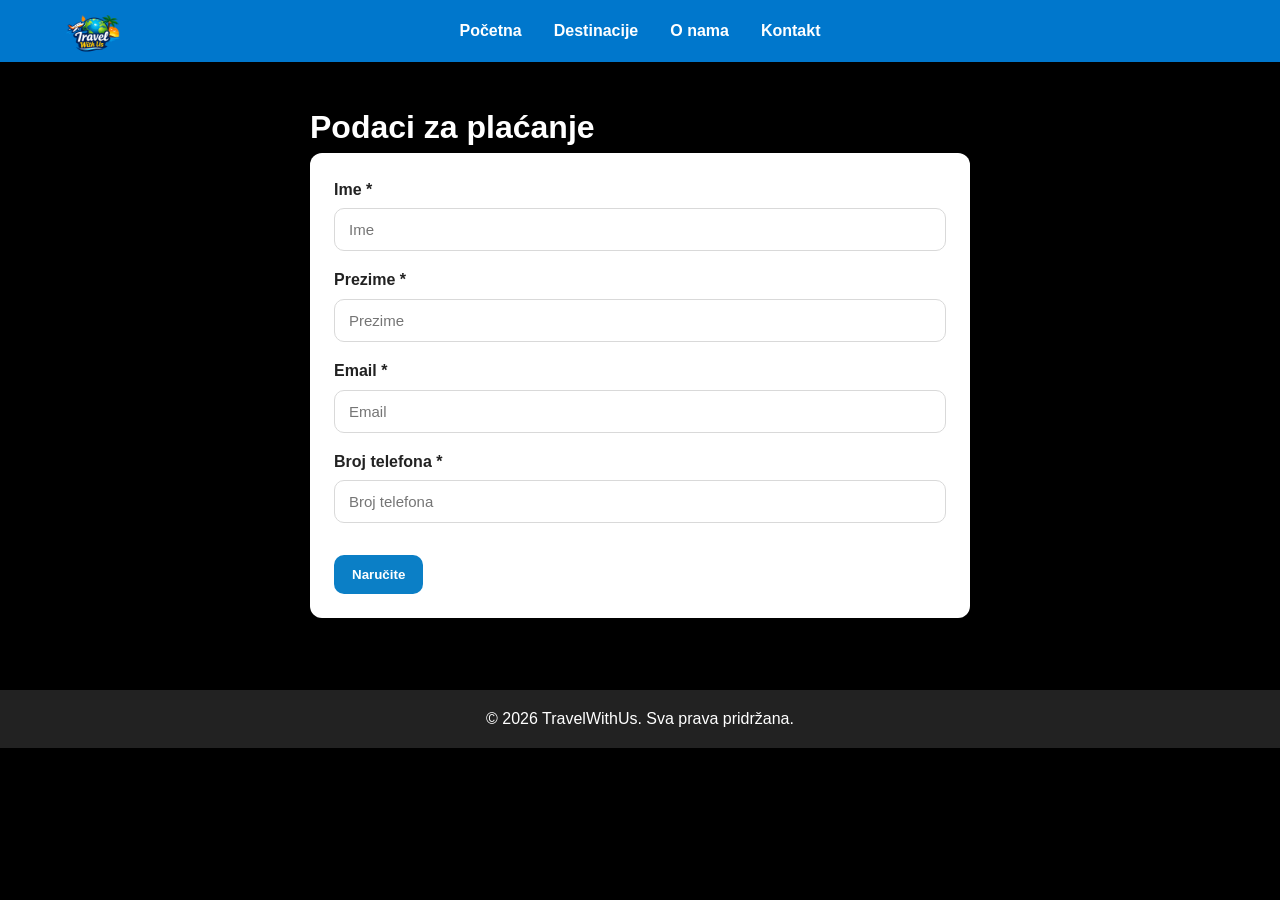
<file: html/checkout.html>
<!DOCTYPE html>
<html lang="hr">
<head>
  <meta charset="UTF-8">
  <meta name="viewport" content="width=device-width, initial-scale=1.0">
  <title>Plaćanje - TravelWithUs</title>
  <link rel="stylesheet" href="../css/style.css">
  <link rel="icon" type="image/png" href="../slike/favicon-32x32.png">

</head>
<body>

<header>
  <nav>
    <ul class="nav-menu">
      <li><a href="index.html">Početna</a></li>
      <li><a href="destinacije.html">Destinacije</a></li>
      <li><a href="o-nama.html">O nama</a></li>
      <li><a href="kontakt.html">Kontakt</a></li>
    </ul>
    <img src="../slike/TravelWithUs.png" class="logo" alt="Logo">
  </nav>
</header>

<main class="checkout-wrap">
  <h1>Podaci za plaćanje</h1>

  <form id="forma" class="checkout-form">
    <div class="field">
      <label>Ime *</label>
      <input type="text" name="ime" placeholder="Ime" required>
    </div>

    <div class="field">
      <label>Prezime *</label>
      <input type="text" name="prezime" placeholder="Prezime" required>
    </div>

    <div class="field">
      <label>Email *</label>
      <input type="email" name="email" placeholder="Email" required>
    </div>

    <div class="field">
      <label>Broj telefona *</label>
      <input type="tel" name="telefon" placeholder="Broj telefona" required>
    </div>

    <button class="btn" type="submit">Naručite</button>
  </form>
</main>

<footer>
  <p>&copy; 2026 TravelWithUs. Sva prava pridržana.</p>
</footer>

<script>
    document.getElementById("forma").addEventListener("submit", function (e) {
      e.preventDefault();
    
      const email = document.querySelector('input[name="email"]').value;
    
      const emailRegex = /^[^\s@]{2,}@[^\s@]{2,}\.[^\s@]{2,}$/;
    
      if (!emailRegex.test(email)) {
        alert("Email mora imati barem 2 znaka prije i poslije @ te 2 nakon točke!");
        return;
      }
    
      localStorage.removeItem("kosarica");
      window.location.href = "hvala.html";
    });
</script>

</body>

</html>
</file>
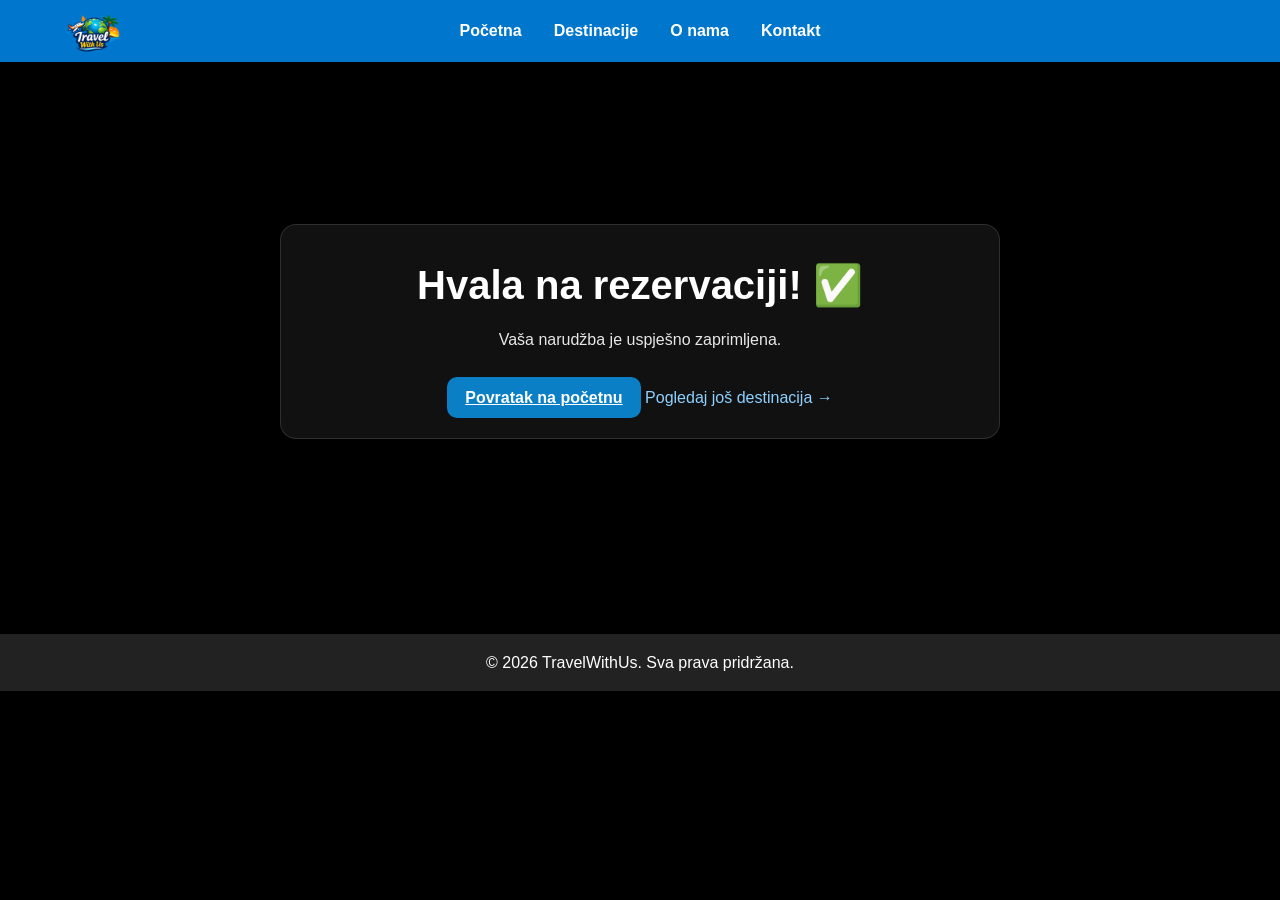
<file: html/hvala.html>
<!DOCTYPE html>
<html lang="hr">
<head>
  <meta charset="UTF-8">
  <meta name="viewport" content="width=device-width, initial-scale=1.0">
  <title>Hvala - TravelWithUs</title>
  <link rel="stylesheet" href="../css/style.css">
  <link rel="icon" type="image/png" href="../slike/favicon-32x32.png">
</head>
<body>

<header>
  <nav>
    <ul class="nav-menu">
      <li><a href="index.html">Početna</a></li>
      <li><a href="destinacije.html">Destinacije</a></li>
      <li><a href="o-nama.html">O nama</a></li>
      <li><a href="kontakt.html">Kontakt</a></li>
    </ul>
    <img src="../slike/TravelWithUs.png" class="logo" alt="Logo">
  </nav>
</header>

<main class="hvala-stranica">
  <section class="hvala-kartica">
    <h1 id="poruka">Hvala na rezervaciji! ✅</h1>
    <p>Vaša narudžba je uspješno zaprimljena.</p>

    <a class="btn" href="index.html">Povratak na početnu</a>
    <a class="hvala-link" href="destinacije.html">Pogledaj još destinacija →</a>
  </section>
</main>

<footer>
  <p>&copy; 2026 TravelWithUs. Sva prava pridržana.</p>
</footer>

</body>
  <script>
    const ime = localStorage.getItem("imeKorisnika");

      if (ime) {
        document.getElementById("poruka").innerText =
          "Hvala " + ime + " na rezervaciji! ✅";
}
</script>

</html>
</file>
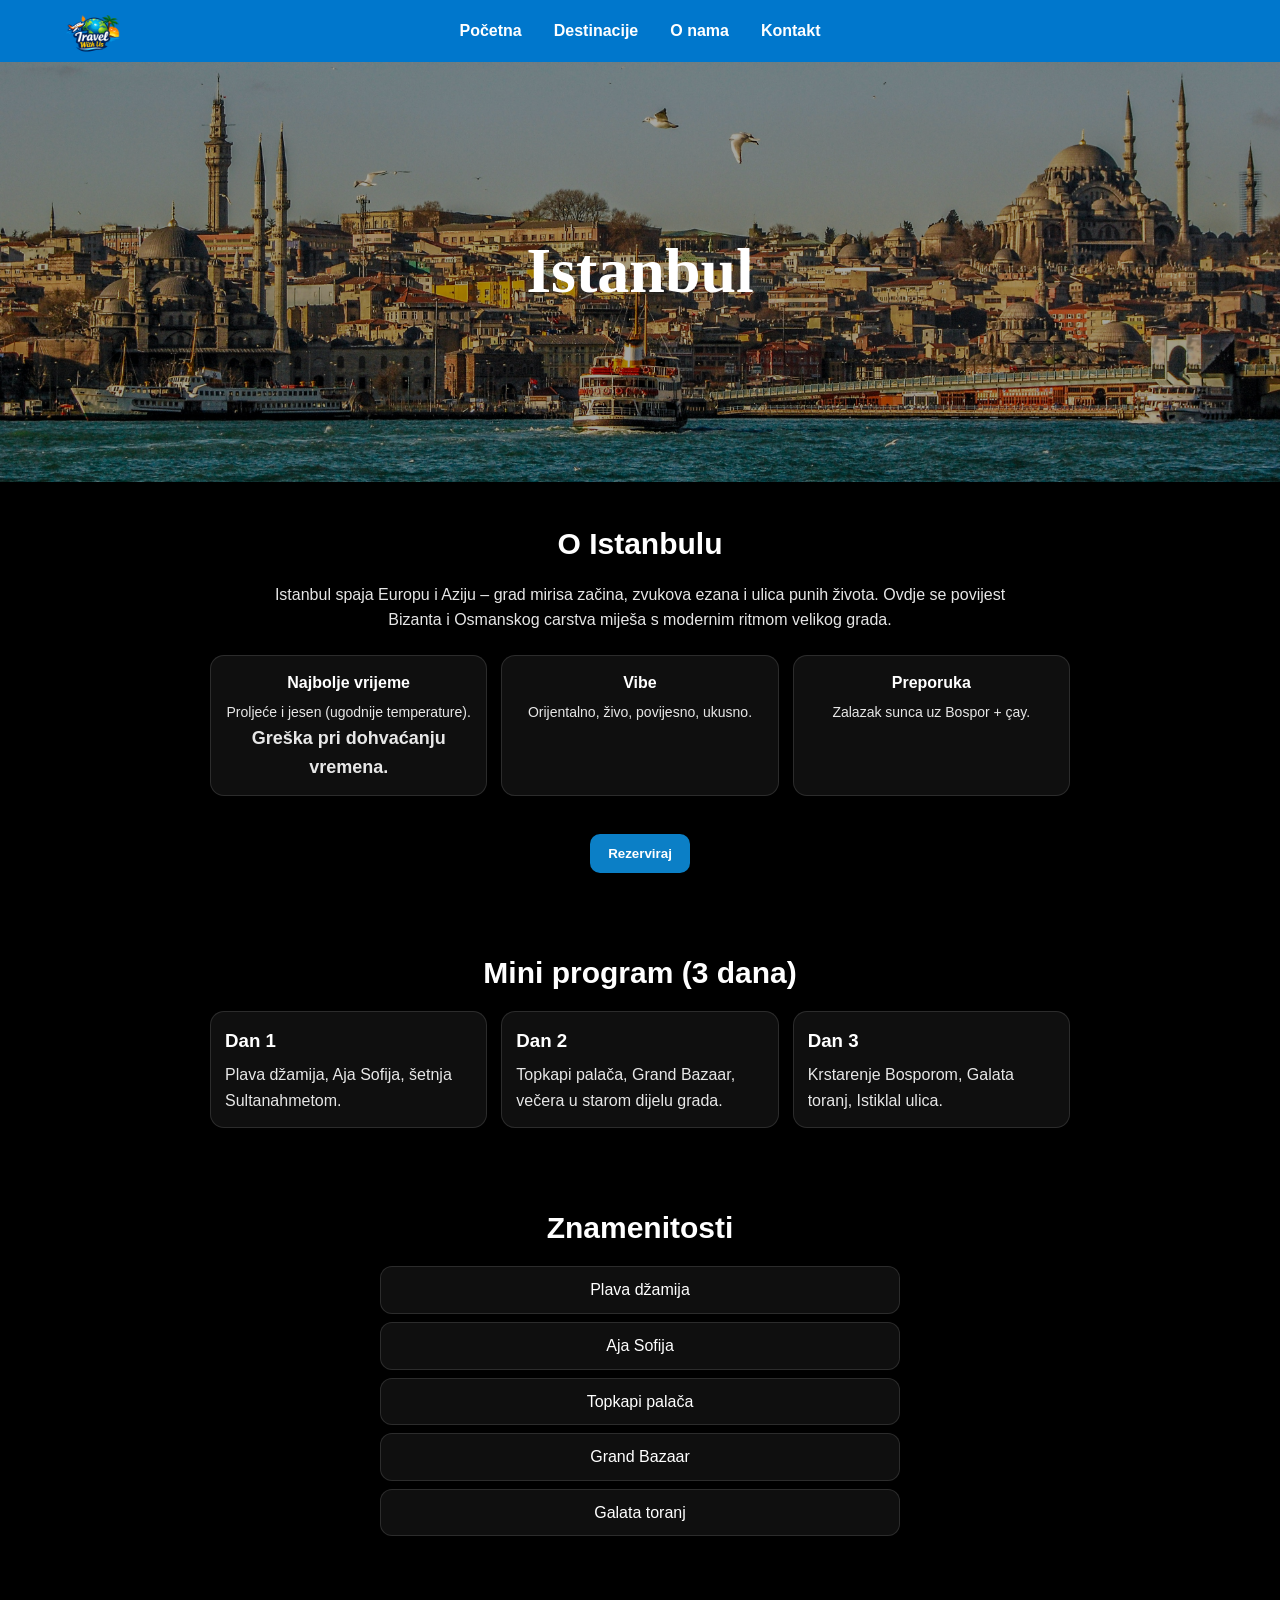
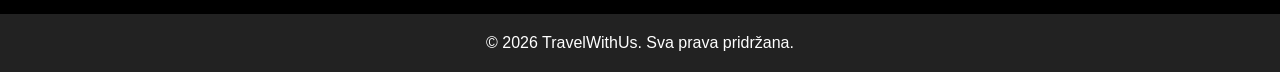
<file: html/istanbul.html>
<!DOCTYPE html>
<html lang="hr">
<head>
  <meta charset="UTF-8">
  <meta name="viewport" content="width=device-width, initial-scale=1.0">
  <title>Istanbul - TravelWithUs</title>
  <link rel="stylesheet" href="../css/style.css" />
  <link rel="icon" type="image/png" href="../slike/favicon-32x32.png">

</head>
<body>

<header>
  <nav>
    <ul class="nav-menu">
      <li><a href="index.html">Početna</a></li>
      <li><a href="destinacije.html">Destinacije</a></li>
      <li><a href="o-nama.html">O nama</a></li>
      <li><a href="kontakt.html">Kontakt</a></li>

    </ul>
    <img src="../slike/TravelWithUs.png" class="logo" alt="Logo">
  </nav>
</header>

<main>

  <!-- 
       HERO: ISTANBUL
 -->
  <div class="hero-istanbul">
    <h1>Istanbul</h1>
  </div>

  <!-- UVOD / OPIS -->
  <section class="destinacija-blok">
    <h2>O Istanbulu</h2>
    <p class="destinacija-tekst">
      Istanbul spaja Europu i Aziju – grad mirisa začina, zvukova ezana i ulica punih života.
      Ovdje se povijest Bizanta i Osmanskog carstva miješa s modernim ritmom velikog grada.
    </p>

    <div class="destinacija-info">
      <div class="info-kartica">
        <h3>Najbolje vrijeme</h3>
        <p>Proljeće i jesen (ugodnije temperature).</p>
        <p id="vrijeme">Učitavanje...</p>
      </div>
      <div class="info-kartica">
        <h3>Vibe</h3>
        <p>Orijentalno, živo, povijesno, ukusno.</p>
      </div>
      <div class="info-kartica">
        <h3>Preporuka</h3>
        <p>Zalazak sunca uz Bospor + çay.</p>
      </div>
    </div>

    <!-- GUMB REZERVIRAJ -->
    <button class="btn" id="rezervirajBtn">Rezerviraj</button>
  </section>

  <!-- MINI PROGRAM-->
  <section class="destinacija-blok">
    <h2>Mini program (3 dana)</h2>

    <div class="program">
      <div class="program-dan">
        <h3>Dan 1</h3>
        <p>Plava džamija, Aja Sofija, šetnja Sultanahmetom.</p>
      </div>
      <div class="program-dan">
        <h3>Dan 2</h3>
        <p>Topkapi palača, Grand Bazaar, večera u starom dijelu grada.</p>
      </div>
      <div class="program-dan">
        <h3>Dan 3</h3>
        <p>Krstarenje Bosporom, Galata toranj, Istiklal ulica.</p>
      </div>
    </div>
  </section>

  <!-- ZNAMENITOSTI-->
  <section class="destinacija-blok">
    <h2>Znamenitosti</h2>
    <ul class="lista-znamenitosti">
      <li>Plava džamija</li>
      <li>Aja Sofija</li>
      <li>Topkapi palača</li>
      <li>Grand Bazaar</li>
      <li>Galata toranj</li>
    </ul>
  </section>

</main>

<footer>
  <p>&copy; 2026 TravelWithUs. Sva prava pridržana.</p>
</footer>

<!--SCRIPT: REZERVACIJA-->
<script>
  document.getElementById("rezervirajBtn").addEventListener("click", function () {
    const proizvod = {
      naziv: "Istanbul",
      polazak: "19.5.2026.",
      povratak: "24.5.2026.",
      cijena: 1800,
      kolicina: 1
    };

    localStorage.setItem("kosarica", JSON.stringify(proizvod));
    window.location.href = "kosarica.html";
  });
</script>

 <script>
    fetch("https://api.open-meteo.com/v1/forecast?latitude=41.01&longitude=28.97&current_weather=true")
      .then(response => response.json())
      .then(data => {
        const temp = data.current_weather.temperature;
        const code = data.current_weather.weathercode;
    
        let ikona = "";
    
        // Mapiranje weather code → ikona
        if (code === 0) {
          ikona = "☀️"; // sunčano
        } else if (code >= 1 && code <= 3) {
          ikona = "⛅"; // djelomično oblačno
        } else if (code >= 45 && code <= 48) {
          ikona = "🌫️"; // magla
        } else if (code >= 51 && code <= 67) {
          ikona = "🌧️"; // kiša
        } else if (code >= 71 && code <= 77) {
          ikona = "❄️"; // snijeg
        } else if (code >= 80 && code <= 99) {
          ikona = "⛈️"; // pljuskovi/oluja
        } else {
          ikona = "🌡️";
        }
    
        document.getElementById("vrijeme").innerText =
          ikona + " " + temp + "°C";
      })
      .catch(error => {
        document.getElementById("vrijeme").innerText = "Greška pri dohvaćanju vremena.";
      });
</script>
</body>

</html>
</file>
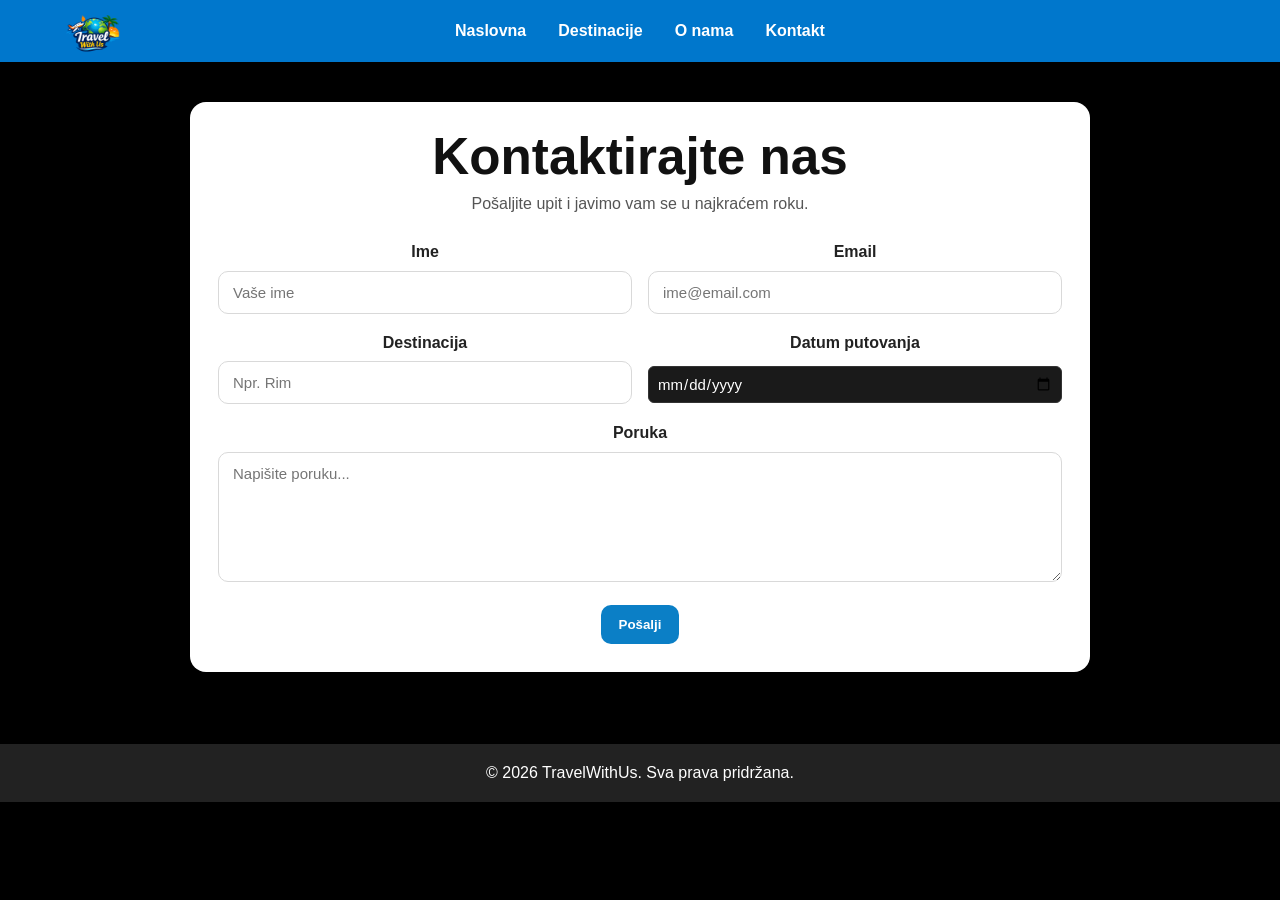
<file: html/kontakt.html>
<!DOCTYPE html>
<html lang="hr">
<head>
    <meta charset="UTF-8">
    <meta name="viewport" content="width=device-width, initial-scale=1.0">
    <title>TravelWithUs - Kontakt</title>
    <link rel="stylesheet" href="../css/style.css">
    <link rel="icon" type="image/png" href="../slike/favicon-32x32.png">

</head>
<body>
    <header>
        <nav>
            <ul class="nav-menu">
                <li><a href="index.html">Naslovna</a></li>
                <li><a href="destinacije.html">Destinacije</a></li>
                <li><a href="o-nama.html">O nama</a></li>
                <li><a href="kontakt.html">Kontakt</a></li>
            </ul>
             <img src="../slike/TravelWithUs.png" class="logo" alt="Logo">

        </nav>
    </header>

    <main class="page">
  <section class="contact-card">
    <h1 class="contact-title">Kontaktirajte nas</h1>
    <p class="contact-subtitle">Pošaljite upit i javimo vam se u najkraćem roku.</p>

    <form id="kontaktForm" class="contact-form">
      <div class="form-grid">
        <div class="field">
          <label for="ime">Ime</label>
          <input type="text" id="ime" name="ime" placeholder="Vaše ime" required>
        </div>

        <div class="field">
          <label for="email">Email</label>
          <input type="email" id="email" name="email" placeholder="ime@email.com" required>
        </div>

        <div class="field">
          <label for="destinacija">Destinacija</label>
          <input type="text" id="destinacija" name="destinacija" placeholder="Npr. Rim" required>
        </div>

        <div class="field">
          <label for="datum">Datum putovanja</label>
          <input type="date" id="datum" name="datum" required>
        </div>

        <div class="field field-full">
          <label for="poruka">Poruka</label>
          <textarea id="poruka" name="poruka" placeholder="Napišite poruku..." required></textarea>
        </div>
      </div>

      <button class="btn" type="submit">Pošalji</button>
    </form>
  </section>
</main>

    <footer>
        <p>&copy; 2026 TravelWithUs. Sva prava pridržana.</p>
    </footer>

    <script src="../js/script.js"></script>
</body>
</html>
</file>
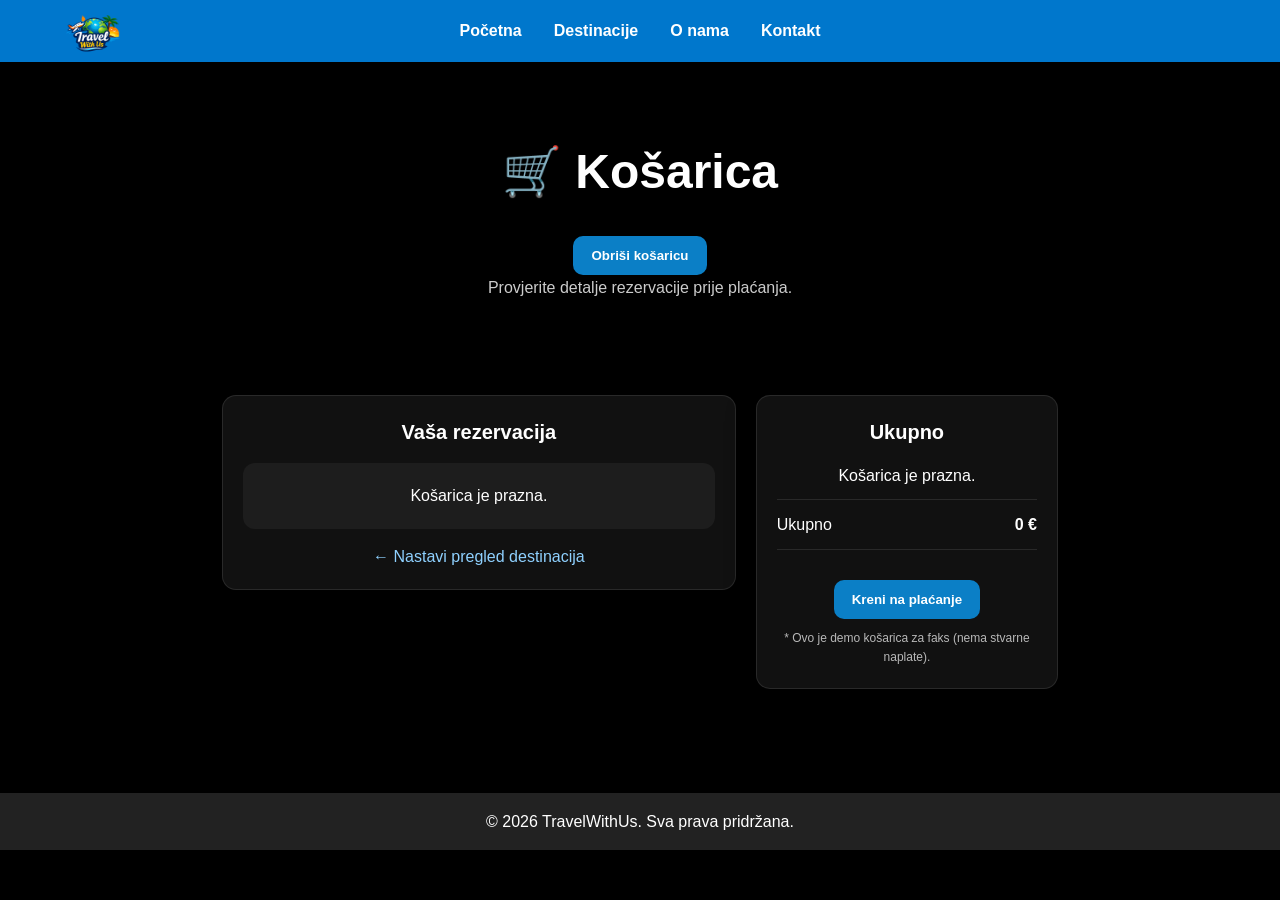
<file: html/kosarica.html>
<!DOCTYPE html>
<html lang="hr">
<head>
  <meta charset="UTF-8">
  <meta name="viewport" content="width=device-width, initial-scale=1.0">
  <title>Košarica - TravelWithUs</title>
  <link rel="stylesheet" href="../css/style.css" />
  <link rel="icon" type="image/png" href="../slike/favicon-32x32.png">

</head>
  
<body>

<header>
  <nav>
    <ul class="nav-menu">
      <li><a href="index.html">Početna</a></li>
      <li><a href="destinacije.html">Destinacije</a></li>
      <li><a href="o-nama.html">O nama</a></li>
      <li><a href="kontakt.html">Kontakt</a></li>

    </ul>
    <img src="../slike/TravelWithUs.png" class="logo" alt="Logo">
  </nav>
</header>

<main class="kosarica-stranica">

  <section class="kosarica-naslov">
    <h1> 🛒 Košarica</h1>
    
    <button onclick="obrisiKosaricu()" class="btn">Obriši košaricu</button>
    <p class="kosarica-opis">Provjerite detalje rezervacije prije plaćanja.</p>
  </section>

  <section class="kosarica-raspored">

    <!-- LIJEVO: STAVKA -->
    <div class="kosarica-kartica">
      <h2 class="kosarica-podnaslov">Vaša rezervacija</h2>

      <div id="kosaricaBox" class="kosarica-stavka"></div>

      <div class="kosarica-akcije">
        <a class="kosarica-link" href="index.html">← Nastavi pregled destinacija</a>
      </div>

      
    </div>
    

    <!-- DESNO: SAŽETAK -->
    <aside class="kosarica-sazetak">
      <h2 class="kosarica-podnaslov">Ukupno</h2>
      <div id="kosarica-prikaz"></div>
      <div class="sazetak-red">
        <span>Ukupno</span>
        <strong id="ukupnoIznos">0 €</strong>
      </div>

      <button class="btn" id="checkoutBtn">Kreni na plaćanje</button>

      <p class="kosarica-napomena">
        * Ovo je demo košarica za faks (nema stvarne naplate).
      </p>
    </aside>

  </section>
</main>

<footer>
  <p>&copy; 2026 TravelWithUs. Sva prava pridržana.</p>
</footer>

<script>
const proizvod = JSON.parse(localStorage.getItem("kosarica"));
const box = document.getElementById("kosaricaBox");
const btn = document.getElementById("checkoutBtn");
const ukupno = document.getElementById("ukupnoIznos");

const cijeneDestinacija = {
  "Pariz": { cijena: 1200, dani: 5 },
  "Rim": { cijena: 950, dani: 4 },
  "Istanbul": { cijena: 1800, dani: 7 }
};

if (proizvod) {

  const destinacija = proizvod.naziv;
  const osnovnaCijena = cijeneDestinacija[destinacija].cijena;
  const osnovniDani = cijeneDestinacija[destinacija].dani;
  const cijenaPoDanu = osnovnaCijena / osnovniDani;

  box.innerHTML = `
    <div class="stavka-naziv"><b>${proizvod.naziv}</b></div>

    <div class="stavka-datum">
      Polazak: <input type="date" id="polazakInput"><br>
      Povratak: <input type="date" id="povratakInput"><br><br>
      

      <button id="potvrdiDatume">Potvrdi</button>
    </div>

    <div class="stavka-kolicina">
      Količina: <input type="number" id="kolicina" value="1" min="1">
      <button onclick="azurirajKolicinu()">Ažuriraj količinu</button>
    </div>

    <div class="stavka-rezultat">
      <p>Odabrani datumi:</p>
      <p id="datumIspis">Nisu odabrani</p>
    </div>

  `;

  ukupno.textContent = `${proizvod.cijena} €`;

  const polazakInput = document.getElementById("polazakInput");
  const povratakInput = document.getElementById("povratakInput");

  const danas = new Date().toISOString().split("T")[0];
  polazakInput.min = danas;
  povratakInput.min = danas;

  polazakInput.addEventListener("change", () => {
  povratakInput.min = polazakInput.value;
    });
  
  const potvrdiBtn = document.getElementById("potvrdiDatume");
  const datumIspis = document.getElementById("datumIspis");

  potvrdiBtn.addEventListener("click", function() {

    const polazak = new Date(polazakInput.value);
    const povratak = new Date(povratakInput.value);
    
  //  BLOKIRAJ prošle datume
    const danasDatum = new Date();
    danasDatum.setHours(0,0,0,0);
      
      if (polazak < danasDatum || povratak < danasDatum) {
        alert("Ne možeš odabrati datum u prošlosti!");
        return;
      }

    if (!polazakInput.value || !povratakInput.value) {
      alert("Molimo odaberite datume!");
      return;
    }

    if (povratak <= polazak) {
      alert("Povratak mora biti nakon polaska!");
      return;
    }

    const razlika = povratak - polazak;
    const brojDana = razlika / (1000 * 60 * 60 * 24);

    const novaCijena = brojDana * cijenaPoDanu * (proizvod.kolicina || 1);

    ukupno.textContent = novaCijena.toFixed(2) + " €";

    datumIspis.textContent = polazakInput.value + " – " + povratakInput.value;

    //  SPREMI 
    proizvod.polazak = polazakInput.value;
    proizvod.povratak = povratakInput.value;
    proizvod.cijena = novaCijena;

    localStorage.setItem("kosarica", JSON.stringify(proizvod));

    prikaziKosaricu(); // ✅ refresh prikaza
  });

  btn.addEventListener("click", () => {
    window.location.href = "checkout.html";
  });

} else {

  box.innerHTML = `<p class="prazno">Košarica je prazna.</p>`;
  ukupno.textContent = `0 €`;

  btn.disabled = true;
}
</script>


<script>
//  GLOBALNA funkcija 
function azurirajKolicinu() {
  const proizvod = JSON.parse(localStorage.getItem("kosarica"));
  const kolicina = parseInt(document.getElementById("kolicina").value);

  if (isNaN(kolicina) || kolicina < 1) {
    alert("Količina mora biti najmanje 1!");
    return;
  }

  const cijeneDestinacija = {
    "Pariz": { cijena: 1200, dani: 5 },
    "Rim": { cijena: 950, dani: 4 },
    "Istanbul": { cijena: 1800, dani: 7 }
  };

  const destinacija = proizvod.naziv;
  const osnovnaCijena = cijeneDestinacija[destinacija].cijena;

  const ukupnaCijena = osnovnaCijena * kolicina;
  
  document.getElementById("ukupnoIznos").textContent = ukupnaCijena.toFixed(2) + " €";

  proizvod.kolicina = kolicina;
  proizvod.cijena = ukupnaCijena;

  localStorage.setItem("kosarica", JSON.stringify(proizvod));

  prikaziKosaricu(); //  refresh
}


function prikaziKosaricu() {
  const kosarica = JSON.parse(localStorage.getItem("kosarica"));
  const container = document.getElementById("kosarica-prikaz");

  if (!kosarica) {
    container.innerHTML = "<p>Košarica je prazna.</p>";
    return;
  }
   

  container.innerHTML = `
  <div class="kosarica-summary">
    <h3>Detalji rezervacije</h3>
    <p><span>Destinacija:</span> ${kosarica.naziv}</p>
    <p><span>Polazak:</span> ${kosarica.polazak || "-"}</p>
    <p><span>Povratak:</span> ${kosarica.povratak || "-"}</p>
    <p class="cijena"><span>Ukupno:</span> €${(kosarica.cijena || 0).toFixed(2)}</p>
  </div>
`;
} 

function obrisiKosaricu() {
  localStorage.removeItem("kosarica");
  prikaziKosaricu();

  document.getElementById("kosaricaBox").innerHTML =
    `<p class="prazno">Košarica je prazna.</p>`;

  document.getElementById("ukupnoIznos").textContent = `0 €`;
}

// auto load
prikaziKosaricu();

  
</script>
  

</body>

</html>
</file>
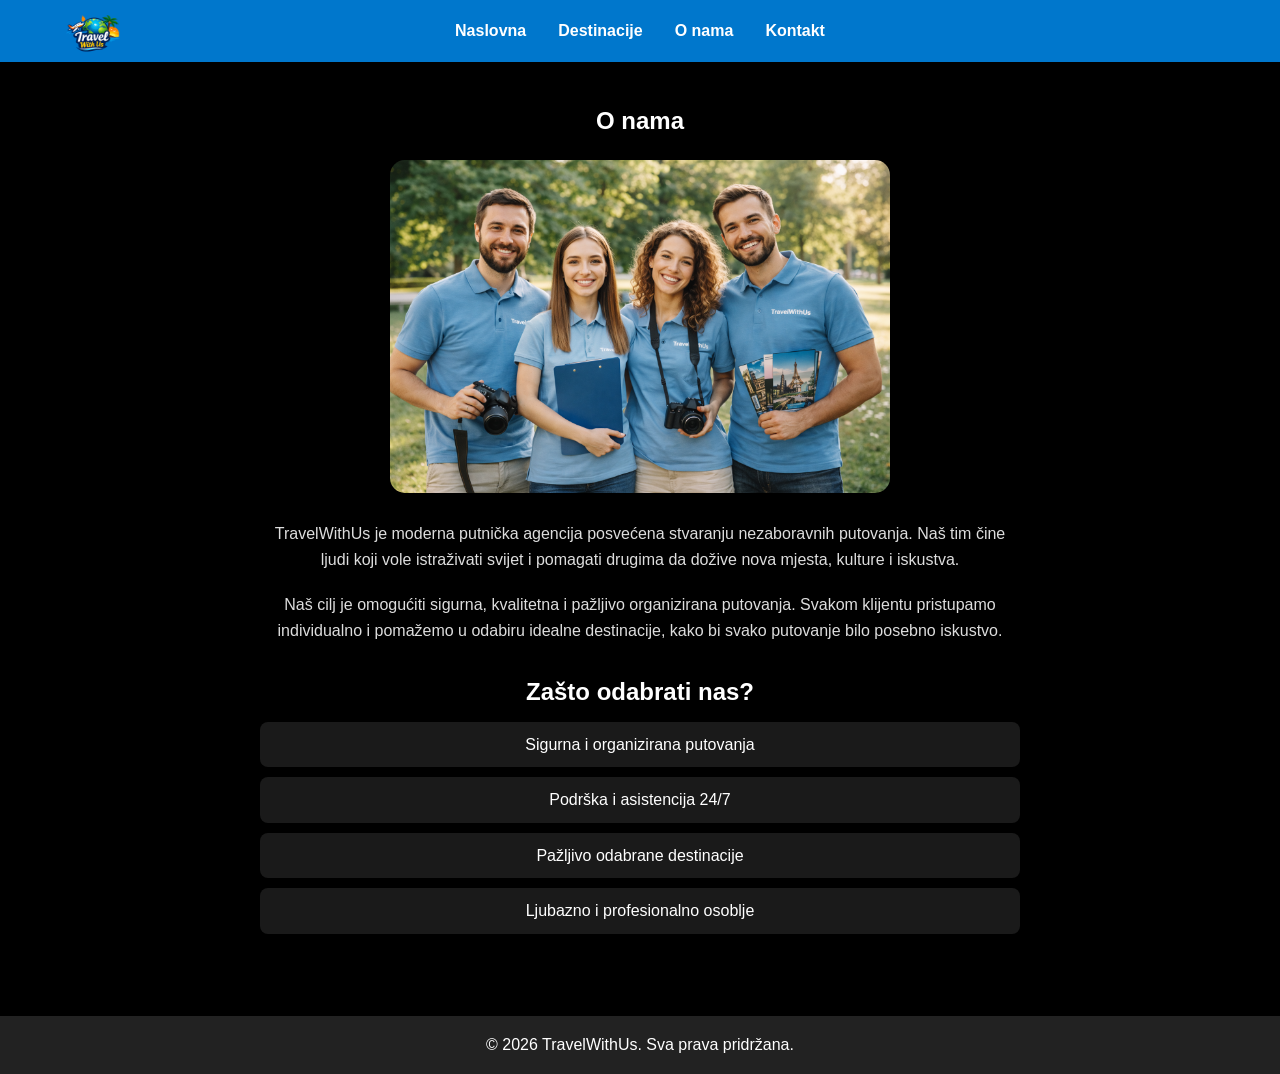
<file: html/o-nama.html>
<!DOCTYPE html>
<html lang="hr">
<head>
    <meta charset="UTF-8">
    <meta name="viewport" content="width=device-width, initial-scale=1.0">
    <title>TravelWithUs - O nama</title>
    <link rel="stylesheet" href="../css/style.css">
    <link rel="icon" type="image/png" href="../slike/favicon-32x32.png">

</head>
<body>
    <header>
        <nav>
            <ul class="nav-menu">
                <li><a href="index.html">Naslovna</a></li>
                <li><a href="destinacije.html">Destinacije</a></li>
                <li><a href="o-nama.html">O nama</a></li>
                <li><a href="kontakt.html">Kontakt</a></li>
            </ul>
             <img src="../slike/TravelWithUs.png" class="logo" alt="Logo">

        </nav>
    </header>
<main>
    <section class="o-nama">
        <h1>O nama</h1>
        <img src="../slike/team.png" alt="Tim TravelWithUs" class="team-img">

        <p>
            TravelWithUs je moderna putnička agencija posvećena stvaranju nezaboravnih putovanja.
            Naš tim čine ljudi koji vole istraživati svijet i pomagati drugima da dožive nova mjesta,
            kulture i iskustva.
        </p>

        <p>
            Naš cilj je omogućiti sigurna, kvalitetna i pažljivo organizirana putovanja.
            Svakom klijentu pristupamo individualno i pomažemo u odabiru idealne destinacije,
            kako bi svako putovanje bilo posebno iskustvo.
        </p>

        <h2>Zašto odabrati nas?</h2>
        <ul>
            <li>Sigurna i organizirana putovanja</li>
            <li>Podrška i asistencija 24/7</li>
            <li>Pažljivo odabrane destinacije</li>
            <li>Ljubazno i profesionalno osoblje</li>
        </ul>
    </section>
</main>


    <footer>
        <p>&copy; 2026 TravelWithUs. Sva prava pridržana.</p>
    </footer>
</body>
</html>
</file>
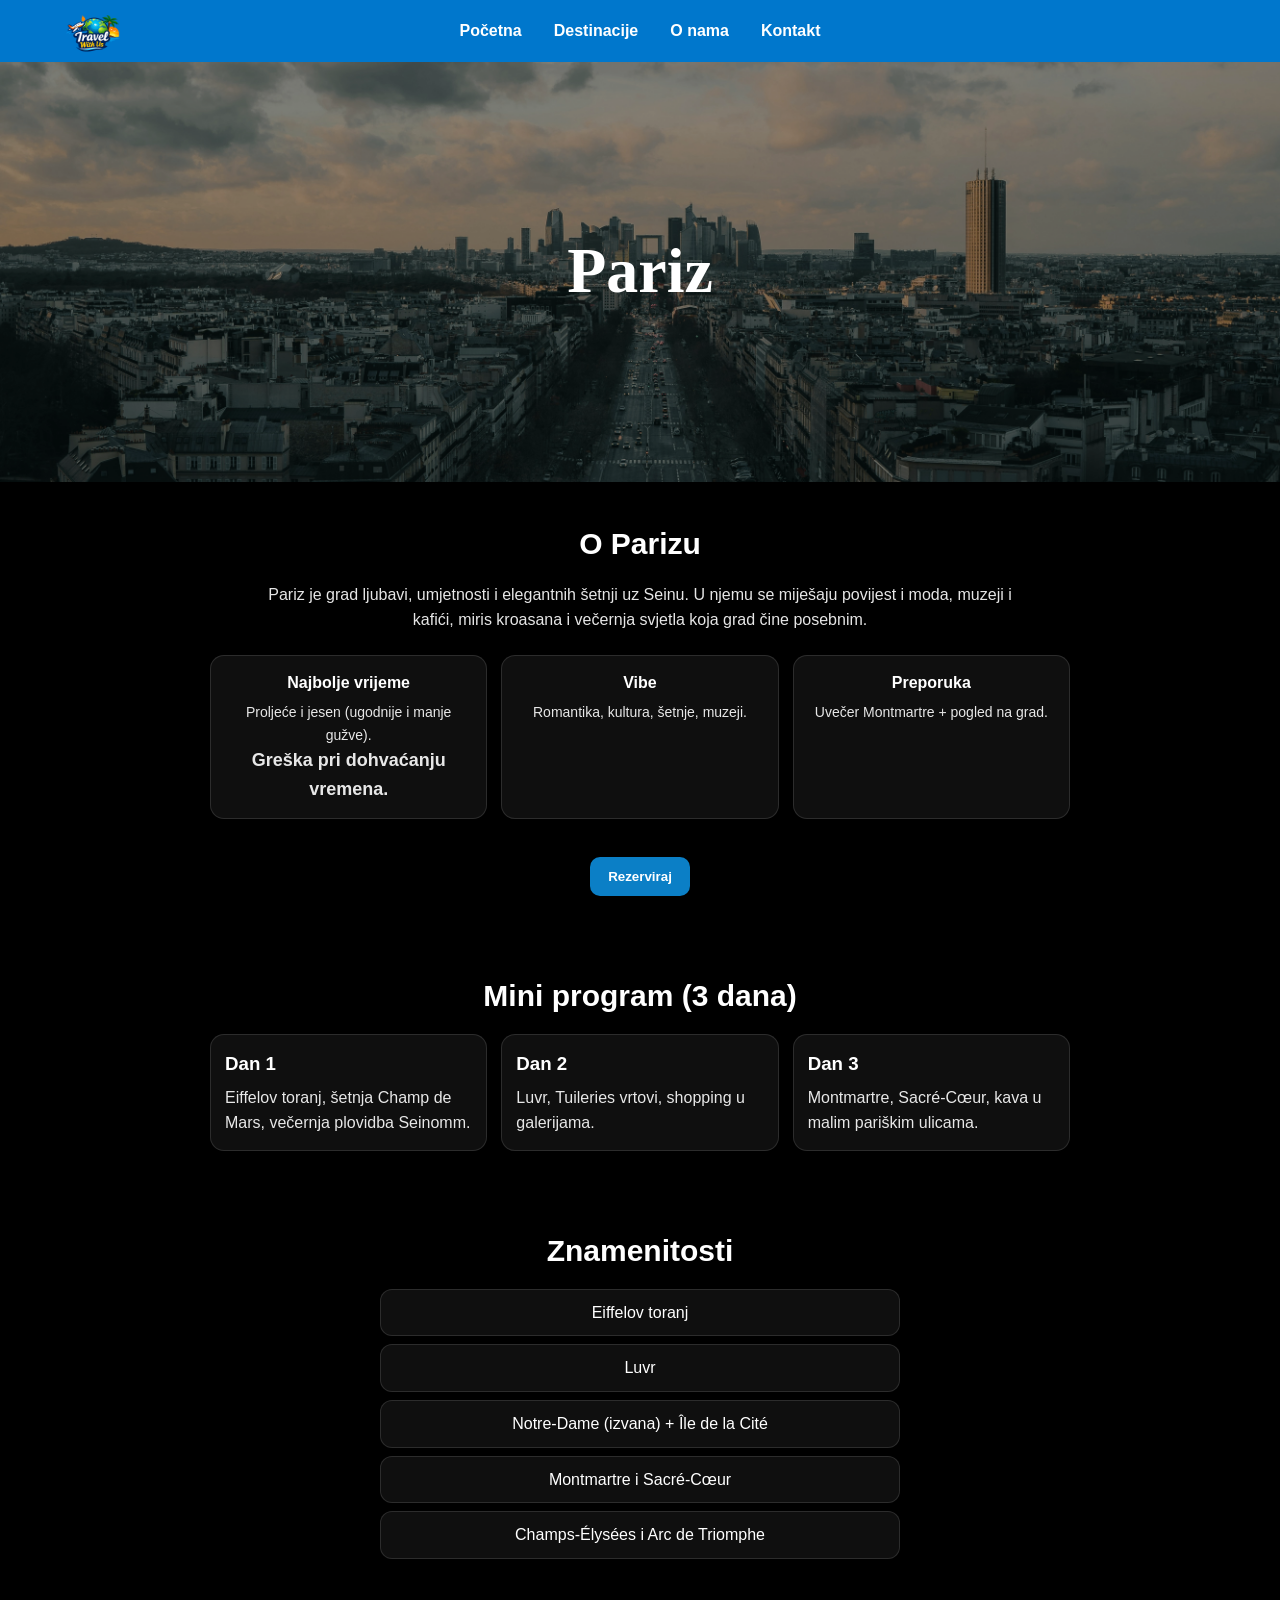
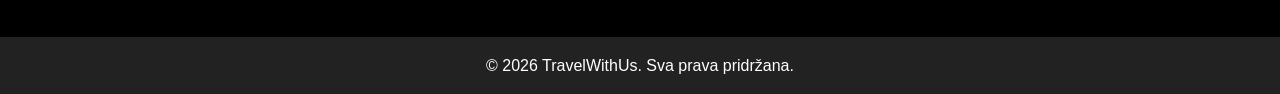
<file: html/pariz.html>
<!DOCTYPE html>
<html lang="hr">
<head>
  <meta charset="UTF-8">
  <meta name="viewport" content="width=device-width, initial-scale=1.0">
  <title>Pariz - TravelWithUs</title>
  <link rel="stylesheet" href="../css/style.css" />
  <link rel="icon" type="image/png" href="../slike/favicon-32x32.png">

</head>
<body>

<header>
  <nav>
    <ul class="nav-menu">
      <li><a href="index.html">Početna</a></li>
      <li><a href="destinacije.html">Destinacije</a></li>
      <li><a href="o-nama.html">O nama</a></li>
      <li><a href="kontakt.html">Kontakt</a></li>

    </ul>
    <img src="../slike/TravelWithUs.png" class="logo" alt="Logo">
  </nav>
</header>

<main>

  <!--HERO: PARIZ-->
       
  
  <div class="hero-pariz">
    <h1>Pariz</h1>
  </div>

  <!--  UVOD / OPIS -->
  <section class="destinacija-blok">
    <h2>O Parizu</h2>
    <p class="destinacija-tekst">
      Pariz je grad ljubavi, umjetnosti i elegantnih šetnji uz Seinu. U njemu se miješaju povijest i moda,
      muzeji i kafići, miris kroasana i večernja svjetla koja grad čine posebnim.
    </p>

    <div class="destinacija-info">
      <div class="info-kartica">
        <h3>Najbolje vrijeme</h3>
        <p>Proljeće i jesen (ugodnije i manje gužve).</p>
        <p id="vrijeme">Učitavanje...</p>
      </div>
      <div class="info-kartica">
        <h3>Vibe</h3>
        <p>Romantika, kultura, šetnje, muzeji.</p>
      </div>
      <div class="info-kartica">
        <h3>Preporuka</h3>
        <p>Uvečer Montmartre + pogled na grad.</p>
      </div>
    </div>

    <!-- GUMB REZERVIRAJ -->
    <button class="btn" id="rezervirajBtn">Rezerviraj</button>
  </section>

  <!-- MINI PROGRAM-->
  <section class="destinacija-blok">
    <h2>Mini program (3 dana)</h2>

    <div class="program">
      <div class="program-dan">
        <h3>Dan 1</h3>
        <p>Eiffelov toranj, šetnja Champ de Mars, večernja plovidba Seinomm.</p>
      </div>
      <div class="program-dan">
        <h3>Dan 2</h3>
        <p>Luvr, Tuileries vrtovi, shopping u galerijama.</p>
      </div>
      <div class="program-dan">
        <h3>Dan 3</h3>
        <p>Montmartre, Sacré-Cœur, kava u malim pariškim ulicama.</p>
      </div>
    </div>
  </section>

  <!-- ZNAMENITOSTI-->
  <section class="destinacija-blok">
    <h2>Znamenitosti</h2>
    <ul class="lista-znamenitosti">
      <li>Eiffelov toranj</li>
      <li>Luvr</li>
      <li>Notre-Dame (izvana) + Île de la Cité</li>
      <li>Montmartre i Sacré-Cœur</li>
      <li>Champs-Élysées i Arc de Triomphe</li>
    </ul>
  </section>

</main>

<footer>
  <p>&copy; 2026 TravelWithUs. Sva prava pridržana.</p>
</footer>

<!-- SCRIPT: REZERVACIJA -->
<script>
  document.getElementById("rezervirajBtn").addEventListener("click", function () {
    const proizvod = {
      naziv: "Pariz",
      polazak: "19.5.2026.",
      povratak: "24.5.2026.",
      cijena: 1200 ,
      kolicina: 1
    };

    localStorage.setItem("kosarica", JSON.stringify(proizvod));
    window.location.href = "kosarica.html";
  });
</script>

 <script>
    fetch("https://api.open-meteo.com/v1/forecast?latitude=48.85&longitude=2.35&current_weather=true")
      .then(response => response.json())
      .then(data => {
        const temp = data.current_weather.temperature;
        const code = data.current_weather.weathercode;
    
        let ikona = "";
    
        // Mapiranje weather code → ikona
        if (code === 0) {
          ikona = "☀️"; // sunčano
        } else if (code >= 1 && code <= 3) {
          ikona = "⛅"; // djelomično oblačno
        } else if (code >= 45 && code <= 48) {
          ikona = "🌫️"; // magla
        } else if (code >= 51 && code <= 67) {
          ikona = "🌧️"; // kiša
        } else if (code >= 71 && code <= 77) {
          ikona = "❄️"; // snijeg
        } else if (code >= 80 && code <= 99) {
          ikona = "⛈️"; // pljuskovi/oluja
        } else {
          ikona = "🌡️";
        }
    
        document.getElementById("vrijeme").innerText =
          ikona + " " + temp + "°C";
      })
      .catch(error => {
        document.getElementById("vrijeme").innerText = "Greška pri dohvaćanju vremena.";
      });
</script>

</body>
</html>
</file>
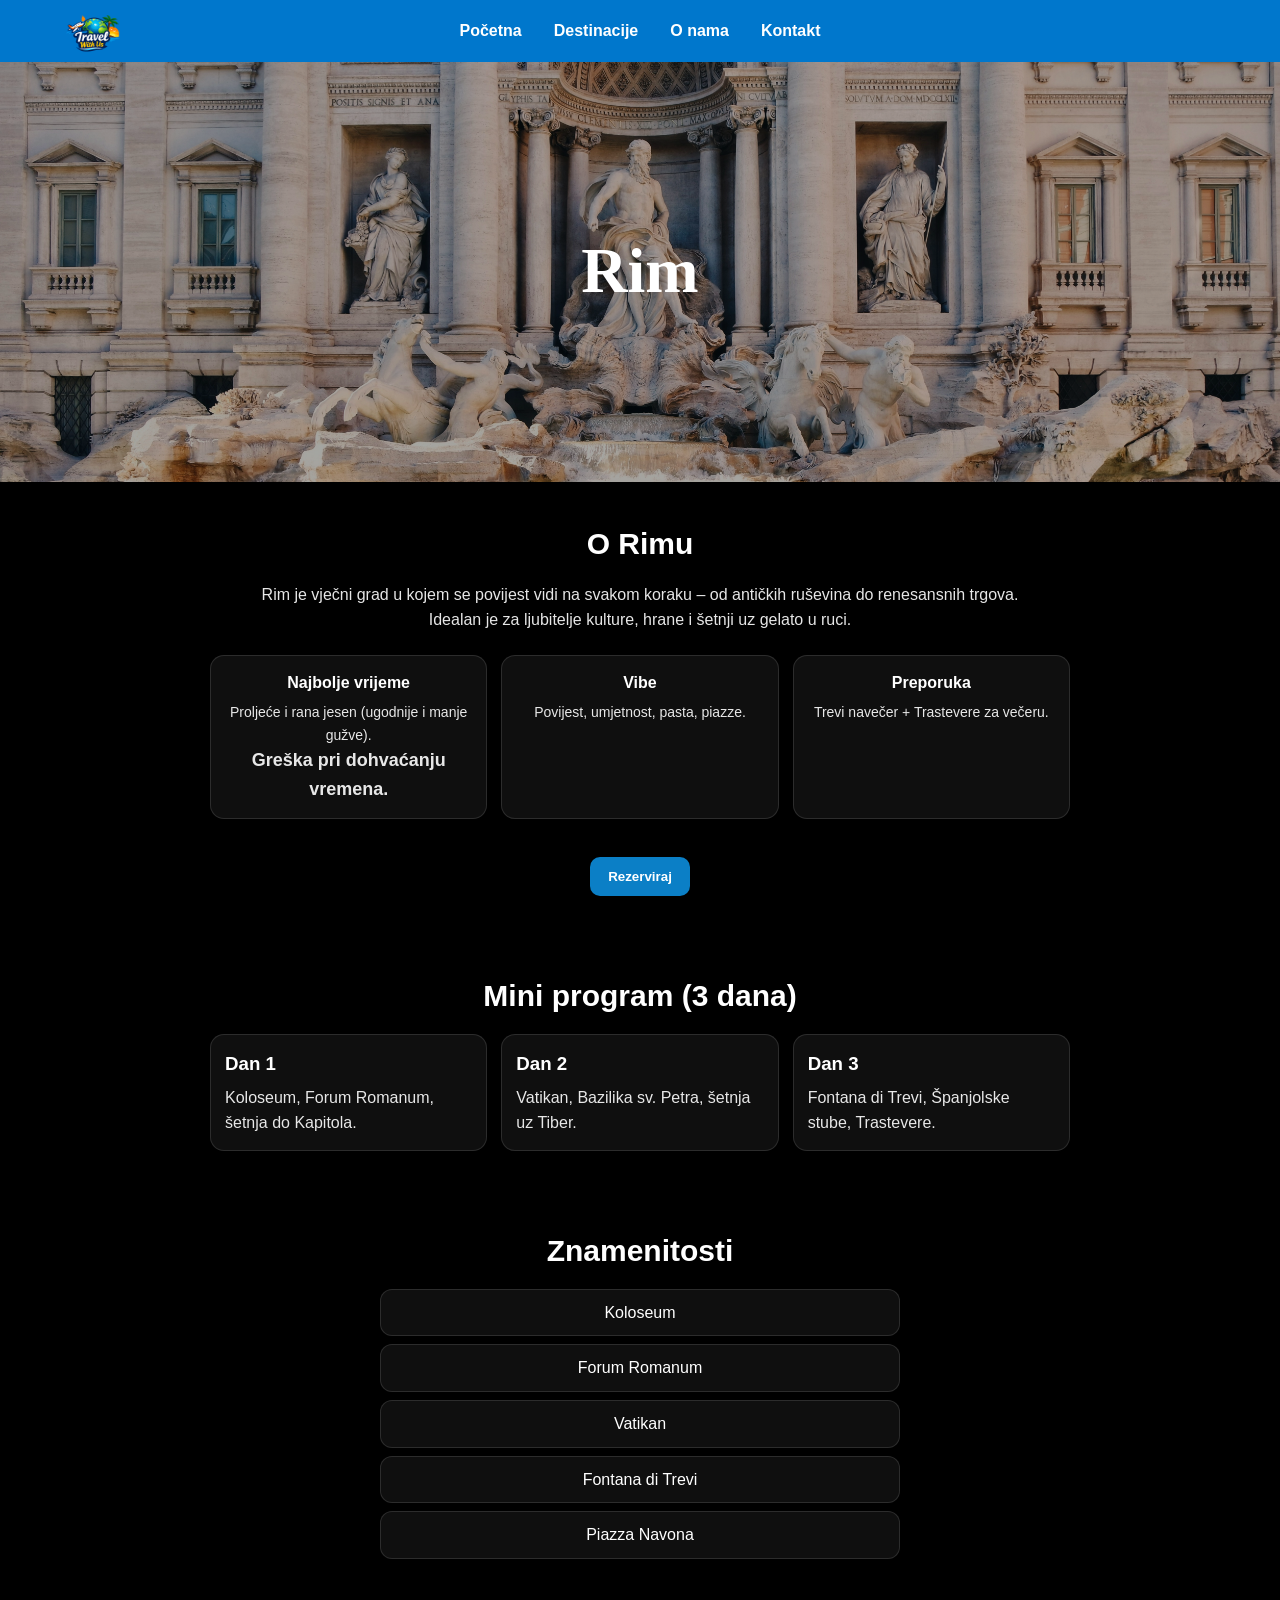
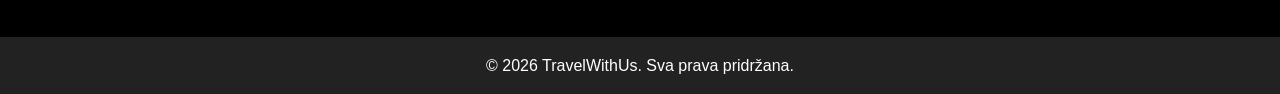
<file: html/rim.html>
<!DOCTYPE html>
<html lang="hr">
<head>
  <meta charset="UTF-8">
  <meta name="viewport" content="width=device-width, initial-scale=1.0">
  <title>Rim - TravelWithUs</title>
  <link rel="stylesheet" href="../css/style.css" />
  <link rel="icon" type="image/png" href="../slike/favicon-32x32.png">

</head>
<body>

<header>
  <nav>
    <ul class="nav-menu">
      <li><a href="index.html">Početna</a></li>
      <li><a href="destinacije.html">Destinacije</a></li>
      <li><a href="o-nama.html">O nama</a></li>
      <li><a href="kontakt.html">Kontakt</a></li>

    </ul>
    <img src="../slike/TravelWithUs.png" class="logo" alt="Logo">
  </nav>
</header>

<main>

  <!-- HERO: RIM-->
  <div class="hero-rim">
    <h1>Rim</h1>
  </div>

  <!-- UVOD / OPIS-->
  <section class="destinacija-blok">
    <h2>O Rimu</h2>
    <p class="destinacija-tekst">
      Rim je vječni grad u kojem se povijest vidi na svakom koraku – od antičkih ruševina do renesansnih trgova.
      Idealan je za ljubitelje kulture, hrane i šetnji uz gelato u ruci.
    </p>

    <div class="destinacija-info">
      <div class="info-kartica">
        <h3>Najbolje vrijeme</h3>
        <p>Proljeće i rana jesen (ugodnije i manje gužve).</p>
        <p id="vrijeme">Učitavanje...</p>
      </div>
      <div class="info-kartica">
        <h3>Vibe</h3>
        <p>Povijest, umjetnost, pasta, piazze.</p>
      </div>
      <div class="info-kartica">
        <h3>Preporuka</h3>
        <p>Trevi navečer + Trastevere za večeru.</p>
      </div>
    </div>

    <!-- GUMB REZERVIRAJ -->
    <button class="btn" id="rezervirajBtn">Rezerviraj</button>
  </section>

  <!-- MINI PROGRAM -->
  <section class="destinacija-blok">
    <h2>Mini program (3 dana)</h2>

    <div class="program">
      <div class="program-dan">
        <h3>Dan 1</h3>
        <p>Koloseum, Forum Romanum, šetnja do Kapitola.</p>
      </div>
      <div class="program-dan">
        <h3>Dan 2</h3>
        <p>Vatikan, Bazilika sv. Petra, šetnja uz Tiber.</p>
      </div>
      <div class="program-dan">
        <h3>Dan 3</h3>
        <p>Fontana di Trevi, Španjolske stube, Trastevere.</p>
      </div>
    </div>
  </section>

  <!-- ZNAMENITOSTI -->
  <section class="destinacija-blok">
    <h2>Znamenitosti</h2>
    <ul class="lista-znamenitosti">
      <li>Koloseum</li>
      <li>Forum Romanum</li>
      <li>Vatikan</li>
      <li>Fontana di Trevi</li>
      <li>Piazza Navona</li>
    </ul>
  </section>

</main>

<footer>
  <p>&copy; 2026 TravelWithUs. Sva prava pridržana.</p>
</footer>

<!-- SCRIPT: REZERVACIJA-->
<script>
  document.getElementById("rezervirajBtn").addEventListener("click", function () {
    const proizvod = {
      naziv: "Rim",
      polazak: "19.5.2026.",
      povratak: "24.5.2026.",
      cijena: 950,
      kolicina: 1
    };

    localStorage.setItem("kosarica", JSON.stringify(proizvod));
    window.location.href = "kosarica.html";
  });
</script>
<script>
    fetch("https://api.open-meteo.com/v1/forecast?latitude=41.90&longitude=12.49&current_weather=true")
      .then(response => response.json())
      .then(data => {
        const temp = data.current_weather.temperature;
        const code = data.current_weather.weathercode;
    
        let ikona = "";
    
        // Mapiranje weather code → ikona
        if (code === 0) {
          ikona = "☀️"; // sunčano
        } else if (code >= 1 && code <= 3) {
          ikona = "⛅"; // djelomično oblačno
        } else if (code >= 45 && code <= 48) {
          ikona = "🌫️"; // magla
        } else if (code >= 51 && code <= 67) {
          ikona = "🌧️"; // kiša
        } else if (code >= 71 && code <= 77) {
          ikona = "❄️"; // snijeg
        } else if (code >= 80 && code <= 99) {
          ikona = "⛈️"; // pljuskovi/oluja
        } else {
          ikona = "🌡️";
        }
    
        document.getElementById("vrijeme").innerText =
          ikona + " " + temp + "°C";
      })
      .catch(error => {
        document.getElementById("vrijeme").innerText = "Greška pri dohvaćanju vremena.";
      });
</script>
  

</body>
</html>
</file>
<file: css/style.css>
/* RESET & BODY */
* {
  box-sizing: border-box;
  margin: 0;
  padding: 0;
  font-family: Arial, sans-serif;
}

body {
  background: black;
  color: #fff;
  line-height: 1.6;
  overflow-x: hidden;
}

/* NAVIGACIJA */
.nav-menu {
  list-style: none;
  display: flex;
  justify-content: center;
  gap: 2rem;
  background-color: #0077cc;
  padding: 0.5rem 0;
  margin: 0;
}

.nav-menu a {
  color: #fff;
  text-decoration: none;
  font-weight: bold;
}

.nav-menu a:hover {
  text-decoration: underline;
}

/* HERO / ANIMACIJA */
#container {
  width: 100%;
  height: 100vh;
  display: flex;
  justify-content: center;
  align-items: center;
  position: relative;
  overflow: hidden; /* bitno za wipe */
  background: rgb(0, 0, 0); /* start crno */
}

#container .hero-title {
  font-size: clamp(2.5rem, 8vw, 6rem);
  text-align: center;
  line-height: 0.95;
  color: white;
  position: relative;
  z-index: 2;
}

#container .hero-title span {
  font-size: 0.5em;
  display: block;
  color: #0b95e6d0;
}
#target {
  position: absolute;
  inset: 0;
  width: 100%;
  height: 100vh;
  background-image: url("../slike/plane2.jpg");
  background-size: cover;
  background-position: center;
  z-index: 1;

  /* START: potpuno sakriveno (crno se vidi) */
  clip-path: polygon(0 0, 0 0, 0 0, 0 0);
}


/* POPULARNE DESTINACIJE */
section {
  padding: 2rem;
  max-width: 900px;
  margin: 0 auto;
  text-align: center;
}

.destinacije-lista {
  list-style-type: square;
  margin: 2rem auto;
  padding-left: 0;
  width: fit-content;
}

.destinacije-lista li {
  margin: 0.5rem 0;
}

.destinacije-lista a {
  color: #0077cc;
  text-decoration: none;
  font-weight: bold;
  font-size: 1.1rem;
}

.destinacije-lista a:hover {
  text-decoration: underline;
}

/* FOOTER */
footer {
  text-align: center;
  padding: 1rem 0;
  background-color: #222;
  color: #fff;
  margin-top: 2rem;
}

.logo {
  position: absolute;
  top: 1px;
  left: 20px;   
  width: 150px;
  height: auto;
 margin: auto; 
 margin-top: -15px;
}


header {
  position: relative;
 
  background-color: #0077cc;
  padding: 10px 0;
}


.logo:hover {
    transform: scale(1.5);
    transition: 0.3s;
}

/* TABLICA DESTINACIJA */
table {
    width: 80%;
    margin: 2rem auto;        /* centriranje */
    border-collapse: collapse;
    background-color: #fff;   /* bijela pozadina */
    color: #333;
    border-radius: 8px;
    overflow: hidden;
}

/* Zaglavlje tablice */
thead {
    background-color: #0077cc;
    color: white;
}

th, td {
    padding: 12px 15px;
    text-align: center;
}

/* Linije između redova */
tbody tr {
    border-bottom: 1px solid #ddd;
}

/* Hover efekt */
tbody tr:hover {
    background-color: #f2f2f2;
}

/* Zadnji red bez linije */
tbody tr:last-child {
    border-bottom: none;
}


.slike-destinacija {
    margin-top: 40px;
    text-align: center;
}

.slike-destinacija img {
    width: 180px;
    border-radius: 10px;
    margin-left: -50px;
    transition: 0.3s;
    box-shadow: 0 10px 25px rgba(0,0,0,0.5);
    position: relative; /* BITNO za z-index */
    z-index: 1;
}

/* razbacani nagib */
.slike-destinacija img:nth-child(odd) {
    transform: rotate(-6deg);
}

.slike-destinacija img:nth-child(even) {
    transform: rotate(6deg);
}

/* hover */
.slike-destinacija img:hover {
    transform: scale(1.2) rotate(0deg) translateY(-10px);
    z-index: 100; /* ovo je ključ */
}

.o-nama {
    max-width: 800px;
    margin: 0 auto;
    text-align: center;
    padding: 40px 20px;
}

.o-nama p {
    line-height: 1.6;
    margin-bottom: 20px;
    color: #ddd;
}

.o-nama h2 {
    margin-top: 30px;
}

.team-img {
    width: 500px;
    border-radius: 15px;
    margin: 20px 0;
    box-shadow: 0 10px 25px rgba(0,0,0,0.5);
}

.o-nama ul {
    list-style: none;
    padding: 0;
}

.o-nama ul li {
    margin: 10px 0;
    background: rgba(255,255,255,0.1);
    padding: 10px;
    border-radius: 8px;
}


.checkout-wrap {
  max-width: 700px;
  margin: 0 auto;
  padding: 40px 20px;
}

.checkout-form {
  background: #ffffff;
  padding: 24px;
  border-radius: 12px;
  box-shadow: 0 6px 20px rgba(0,0,0,0.12);
}

.checkout-form .field {
  margin-bottom: 16px;
  text-align: left;
}

.checkout-form label {
  display: block;
  font-weight: 600;
  margin-bottom: 6px;
}

.checkout-form input {
  width: 100%;
  padding: 12px 14px;
  border: 1px solid #d9d9d9;
  border-radius: 10px;
  outline: none;
}

.checkout-form input:focus {
  border-color: #0b7fc6;
}

.btn {
  padding: 12px 18px;
  border: none;
  border-radius: 10px;
  cursor: pointer;
}


/* Kontakt stranica – layout */
.page {
  padding: 40px 20px;
  display: flex;
  justify-content: center;
}

.contact-card {
  width: 100%;
  max-width: 900px;
  background: #ffffff;
  border-radius: 16px;
  padding: 28px;
  box-shadow: 0 10px 30px rgba(0,0,0,0.12);
}

.contact-title {
  margin: 0 0 8px 0;
  font-size: clamp(28px, 4vw, 54px); /* da ne bude preogroman */
  line-height: 1.05;
  color: #111;
  text-align: center;
}

.contact-subtitle {
  margin: 0 0 22px 0;
  text-align: center;
  color: #555;
}

/* Forma */
.contact-form .form-grid {
  display: grid;
  grid-template-columns: 1fr 1fr;
  gap: 16px;
}

.field label {
  display: block;
  font-weight: 600;
  margin-bottom: 6px;
  color: #222;
}

.field input,
.field textarea {
  width: 100%;
  padding: 12px 14px;
  border: 1px solid #d9d9d9;
  border-radius: 10px;
  outline: none;
  font-size: 15px;
}

.field textarea {
  min-height: 130px;
  resize: vertical;
}

.field input:focus,
.field textarea:focus {
  border-color: #0b7fc6;
}

.field-full {
  grid-column: 1 / -1;
}

/* Gumb */
.btn {
  margin-top: 16px;
  padding: 12px 18px;
  border: none;
  border-radius: 10px;
  color: #fff;
  background: #0b7fc6;
  cursor: pointer;
  font-weight: 700;
}

/* Responsive */
@media (max-width: 700px) {
  .contact-form .form-grid {
    grid-template-columns: 1fr;
  }
}

.popular {
  padding: 60px 20px;
  text-align: center;
}

.popular h2 {
  color: #fff;
  font-size: 32px;
  margin-bottom: 28px;
}

/* grid kartice */
.dest-grid {
  max-width: 1000px;
  margin: 0 auto;
  display: grid;
  grid-template-columns: repeat(3, 1fr);
  gap: 18px;
}

/* kartica */
.dest-card {
  position: relative;
  height: 220px;
  border-radius: 16px;
  overflow: hidden;
  display: flex;
  align-items: flex-end;
  justify-content: flex-start;
  padding: 18px;
  text-decoration: none;
  box-shadow: 0 10px 30px rgba(0,0,0,0.35);
  background-size: cover;
  background-position: center;
  transform: translateY(0);
  transition: transform .15s ease;
}

.dest-card:hover {
  transform: translateY(-4px);
}

/* tamni overlay radi čitljivosti */
.dest-card::before {
  content: "";
  position: absolute;
  inset: 0;
  background: linear-gradient(to top, rgba(0,0,0,.65), rgba(0,0,0,.15));
}

.dest-name {
  position: relative;
  color: #fff;
  font-size: 22px;
  font-weight: 800;
  letter-spacing: .3px;
}

/* svakoj destinaciji druga slika */
.dest-card[href*="pariz"] { background-image: url("../slike/pariz.jpg"); }
.dest-card[href*="rim"] { background-image: url("../slike/rome-hero.jpg"); }
.dest-card[href*="istanbul"] { background-image: url("../slike/istanbul1.jpg"); }

/* responsive */
@media (max-width: 900px) {
  .dest-grid { grid-template-columns: 1fr; }
  .dest-card { height: 200px; }
}


.hero-pariz {
    height: 450px;
    background-image: url("../slike/pariz-hero.jpg"); 
    background-size: cover;
    background-position: center;
    display: flex;
    align-items: center;
    justify-content: center;
    position: relative;
}

.hero-pariz::before {
    content: "";
    position: absolute;
    inset: 0;
    background: rgba(0, 0, 0, 0.3);
}

.hero-pariz h1 {
    position: relative;
    color: white;
    font-size: 60px;
    font-family: Georgia, serif;
}

/*
   DESTINACIJE: OPĆI BLOKOVI
   (Pariz / Rim / Istanbul) */

.destinacija-blok {
  max-width: 900px;
  margin: 0 auto;
  padding: 38px 20px;
  text-align: center;
}

.destinacija-blok h2 {
  font-size: 30px;
  margin-bottom: 14px;
}

.destinacija-tekst {
  max-width: 760px;
  margin: 0 auto 22px;
  opacity: 0.9;
}

/* INFO KARTICE (3 kom) */
.destinacija-info {
  display: grid;
  grid-template-columns: repeat(3, 1fr);
  gap: 14px;
  margin: 18px auto 22px;
}

.info-kartica {
  background: rgba(255,255,255,0.06);
  border: 1px solid rgba(255,255,255,0.12);
  border-radius: 14px;
  padding: 14px;
}

.info-kartica h3 {
  font-size: 16px;
  margin-bottom: 6px;
}

.info-kartica p {
  font-size: 14px;
  opacity: 0.9;
}

/* MINI PROGRAM */
.program {
  display: grid;
  grid-template-columns: repeat(3, 1fr);
  gap: 14px;
  margin-top: 14px;
}

.program-dan {
  background: rgba(255,255,255,0.06);
  border: 1px solid rgba(255,255,255,0.12);
  border-radius: 14px;
  padding: 14px;
  text-align: left;
}

.program-dan h3 {
  margin-bottom: 6px;
}

.program-dan p {
  opacity: 0.9;
}

/* ZNAMENITOSTI LISTA */
.lista-znamenitosti {
  list-style: none;
  padding: 0;
  margin: 12px auto 0;
  max-width: 520px;
}

.lista-znamenitosti li {
  padding: 10px 12px;
  margin: 8px 0;
  border-radius: 12px;
  background: rgba(255,255,255,0.06);
  border: 1px solid rgba(255,255,255,0.12);
}

/* =HERO: PARIZ*/

.hero-pariz {
  height: 420px;
  background-image: url("../slike/pariz-hero.jpg"); 
  background-size: cover;
  background-position: center;
  display: flex;
  align-items: center;
  justify-content: center;
  position: relative;
}

.hero-pariz::before {
  content: "";
  position: absolute;
  inset: 0;
  background: rgba(0,0,0,0.35);
}

.hero-pariz h1 {
  position: relative;
  color: white;
  font-size: 64px;
  font-family: Georgia, serif;
}

/* RESPONSIVE */
@media (max-width: 900px) {
  .destinacija-info,
  .program {
    grid-template-columns: 1fr;
  }

  .hero-pariz {
    height: 320px;
  }

  .hero-pariz h1 {
    font-size: 48px;
  }
}

/* HERO: ISTANBUL */

.hero-istanbul {
  height: 420px;
  background-image: url("../slike/istanbul-hero.jpg"); 
  background-size: cover;
  background-position: center 65%;
  display: flex;
  align-items: center;
  justify-content: center;
  position: relative;
}

.hero-istanbul::before {
  content: "";
  position: absolute;
  inset: 0;
  background: rgba(0,0,0,0.35);
}

.hero-istanbul h1 {
  position: relative;
  color: white;
  font-size: 64px;
  font-family: Georgia, serif;
}

/* HERO: RIM */

.hero-rim {
  height: 420px;
  background-image: url("../slike/rome-hero.jpg"); 
  background-size: cover;
  background-position: center 20%;
  display: flex;
  align-items: center;
  justify-content: center;
  position: relative;
}

.hero-rim::before {
  content: "";
  position: absolute;
  inset: 0;
  background: rgba(0,0,0,0.35);
}

.hero-rim h1 {
  position: relative;
  color: white;
  font-size: 64px;
  font-family: Georgia, serif;
}

/*  HVALA STRANICA */

.hvala-stranica {
  min-height: 60vh;
  display: flex;
  justify-content: center;
  align-items: center;
  padding: 40px 20px;
}

.hvala-kartica {
  width: 100%;
  max-width: 720px;
  text-align: center;
  background: #111;
  border: 1px solid rgba(255,255,255,0.12);
  border-radius: 16px;
  padding: 28px;
  box-shadow: 0 10px 30px rgba(0,0,0,0.35);
}

.hvala-kartica h1 {
  font-size: 40px;
  margin-bottom: 10px;
}

.hvala-kartica p {
  opacity: 0.9;
  margin-bottom: 18px;
}

.hvala-link {
  display: inline-block;
  margin-top: 14px;
  color: #8fd1ff;
  text-decoration: none;
}

.hvala-link:hover {
  text-decoration: underline;
}

/* RESPONZIVNOST (mobiteli i manji ekrani)  */

@media (max-width: 768px) {

  .nav-menu {
    flex-direction: column;
  }

  .dest-grid {
    grid-template-columns: 1fr;
  }

}

/* RECENZIJE  */

.recenzije {
  padding: 40px 20px;
  text-align: center;
}

.recenzije-grid {
  display: grid;
  grid-template-columns: repeat(auto-fit, minmax(250px, 1fr));
  gap: 20px;
  margin-top: 25px;
}

.recenzija {
  background: rgba(255,255,255,0.06);
  border-radius: 12px;
  padding: 20px;
}

.recenzija span {
  display: block;
  margin-top: 10px;
  opacity: 0.8;

}

/*  KOŠARICA STRANICA  */

.kosarica-stranica {
  max-width: 1100px;
  margin: 0 auto;
  padding: 40px 20px;
}

/* NASLOV */

.kosarica-naslov {
  text-align: center;
  margin-bottom: 30px;
}

.kosarica-naslov h1 {
  font-size: 48px;
  margin-bottom: 10px;
}

.kosarica-opis {
  opacity: 0.8;
}

/*  RASPORED  */

.kosarica-raspored {
  display: grid;
  grid-template-columns: 1.7fr 1fr;
  gap: 20px;
  align-items: start;
}

/* KARTICE */

.kosarica-kartica,
.kosarica-sazetak {
  background: #111;
  border: 1px solid rgba(255,255,255,0.1);
  border-radius: 14px;
  padding: 20px;
  box-shadow: 0 10px 30px rgba(0,0,0,0.35);
}

.kosarica-podnaslov {
  font-size: 20px;
  margin-bottom: 15px;
}

/*  STAVKA  */

.kosarica-stavka {
  padding: 20px;
  border-radius: 12px;
  background: rgba(255,255,255,0.05);
}

/* Naziv destinacije */

.stavka-naziv {
  font-size: 2rem;
  margin-bottom: 15px;
}

/*  DATUMI  */

.stavka-datum {
  display: flex;
  flex-direction: column;
  gap: 12px;
}

.stavka-datum label {
  font-weight: 600;
}

.stavka-datum input[type="date"] {
  padding: 10px 12px;
  border-radius: 8px;
  border: 1px solid #aaa;
  width: 250px;
  font-size: 1rem;
}

.stavka-datum input[type="date"]:focus {
  border-color: #007BFF;
  box-shadow: 0 0 5px rgba(0,123,255,0.4);
  outline: none;
}

/* GUMB */

#potvrdiDatume {
  background-color: #007BFF;
  color: white;
  border: none;
  padding: 10px 20px;
  margin-top: 10px;
  border-radius: 6px;
  font-size: 1rem;
  cursor: pointer;
  transition: 0.3s;
}

#potvrdiDatume:hover {
  background-color: #0056b3;
}

/*  REZULTAT  */

.stavka-rezultat p {
  margin: 5px 0;
  font-size: 1rem;
  background-color: #f0f8ff;
  padding: 6px 10px;
  border-radius: 6px;
  display: inline-block;
}

/*  CIJENA  */

.stavka-cijena b {
  color: #28a745;
  font-size: 1.4rem;
  font-weight: 700;
  background-color: #e6f4ea;
  padding: 6px 14px;
  border-radius: 8px;
  display: inline-block;
  margin-top: 15px;
}

/*  SAŽETAK */

.sazetak-red {
  display: flex;
  justify-content: space-between;
  padding: 12px 0;
  border-top: 1px solid rgba(255,255,255,0.1);
  border-bottom: 1px solid rgba(255,255,255,0.1);
  margin: 10px 0 14px;
}

.kosarica-akcije {
  margin-top: 15px;
}

.kosarica-link {
  color: #8fd1ff;
  text-decoration: none;
}

.kosarica-link:hover {
  text-decoration: underline;
}

.kosarica-napomena {
  margin-top: 10px;
  font-size: 12px;
  opacity: 0.7;
}

/* RESPONSIVE  */

@media (max-width: 900px) {

  .kosarica-raspored {
    grid-template-columns: 1fr;
  }

  .kosarica-naslov h1 {
    font-size: 36px;
  }

}

.stavka-rezultat {
  margin-top: 12px;
  display: flex;
  justify-content: center;
  gap: 10px;
}

.stavka-rezultat p {
  background: #e9eef3;
  color: #333;
  font-weight: 500;
  padding: 6px 12px;
  border-radius: 6px;
  font-size: 0.9rem;
}

#vrijeme {
  font-size: 18px;
  font-weight: bold;
}

.kosarica-summary {
  background: #111;
  border: 1px solid #222;
  border-radius: 12px;
  padding: 15px 20px;
  width: fit-content;
  margin: 0 auto 20px auto;
  text-align: left;
}

.kosarica-summary h3 {
  margin-bottom: 10px;
  color: #fff;
}

.kosarica-summary p {
  margin: 5px 0;
  color: #ccc;
}

.kosarica-summary span {
  color: #888;
}

.kosarica-summary .cijena {
  margin-top: 10px;
  font-size: 18px;
  color: #00ff99;
  font-weight: bold;
}

input[type="date"],
input[type="number"] {
  background: #1a1a1a;
  border: 1px solid #333;
  color: white;
  padding: 8px;
  border-radius: 6px;
  margin-top: 5px;
}

button {
  background: #1e88e5;
  border: none;
  padding: 8px 14px;
  color: white;
  border-radius: 6px;
  cursor: pointer;
  transition: 0.2s;
}

button:hover {
  background: #1565c0;
}

.stavka-datum,
.stavka-kolicina,
.stavka-rezultat,
.stavka-cijena {
  margin-top: 15px;
}


#cijenaIspis {
  background: #1f3d2b;
  padding: 6px 12px;
  border-radius: 8px;
  color: #00ff99;
}
</file>
